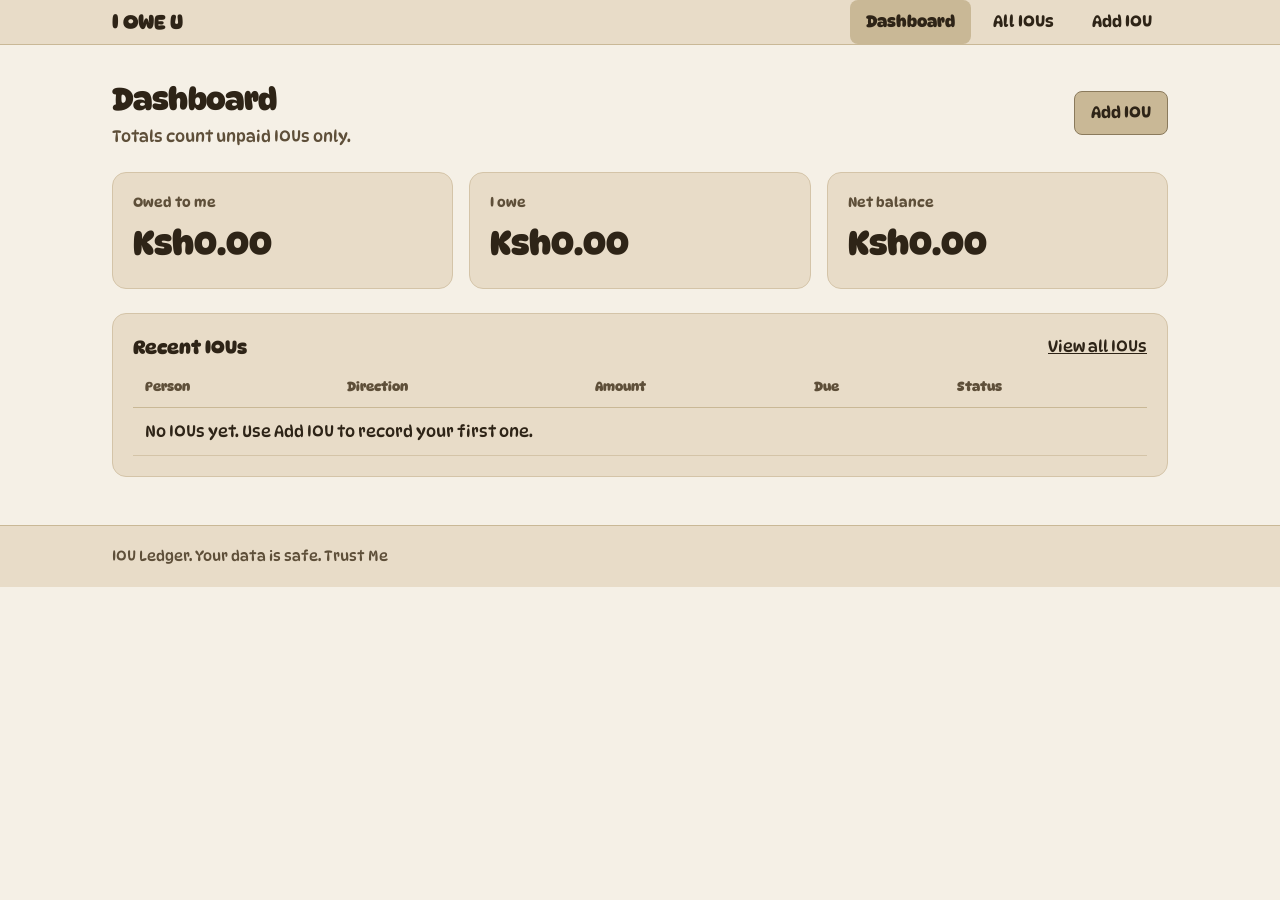
<file: index.html>
<!DOCTYPE html>
<html lang="en">
<head>
    <meta charset="UTF-8">
    <meta name="viewport" content="width=device-width, initial-scale=1.0">
    <title>IOU ledger - Dashboard</title>
     <link rel="preconnect" href="https://fonts.googleapis.com">
     <link rel="preconnect" href="https://fonts.gstatic.com" crossorigin>
     <link href="https://fonts.googleapis.com/css2?family=DynaPuff:wght@400..700&display=swap" rel="stylesheet">
     <link rel="stylesheet" href="style.css">
</head>
<body>
    <header>
        <div class = "wrap bar">
            <div class="logo">I OWE U</div>
            <nav aria-label="Main">
                <a href="index.html" aria-current="page">Dashboard</a>
                <a href="ious.html">All IOUs</a>
                <a href="add.html">Add IOU</a>
            </nav>

        </div>
    </header>

    <main>
        <div class="wrap">
            <div class="head">
            <div>
                <h1>Dashboard</h1>
                <p class="sub">Totals count unpaid IOUs only.</p>
            </div>
            <a href="add.html" class="btn primary">Add IOU</a>
             </div>

            <!-- section tells the browser that this section is for totals -->
            <!-- the ids below are how dashboard.js finds each number -->
            <section class="stats" aria-label="Totals">
                <div class="card"><p class="lbl">Owed to me</p><p class="big" id="owed-to-me">Ksh0.00</p></div>
                <div class="card"><p class="lbl">I owe</p><p class="big" id="i-owe">Ksh0.00</p></div>
                <div class="card"><p class="lbl">Net balance</p><p class="big" id="net-balance">Ksh0.00</p></div>
            </section>

            <section class="card" aria-label="Recent IOUs">
                <div class="head" style="margin-bottom: 8px;">
                    <h2>Recent IOUs</h2>
                    <a href="ious.html">View all IOUs</a>
                </div>
                <div class="tw">
                    <table>
                        <thead>
                            <tr><th>Person</th><th>Direction</th><th>Amount</th><th>Due</th><th>Status</th></tr>
                        </thead>
                        <!-- dashboard.js fills this table body -->
                        <tbody id="recent-body"></tbody>
                    </table>
                </div>
            </section>        </div>
    </main>

    <footer>
        <div class="wrap">IOU Ledger. Your data is safe. Trust Me</div>
    </footer>
    <!-- connecting the javascript -->
     <script src="storage.js"></script>
     <script src="dashboard.js"></script>
     
</body>
</html>
</file>
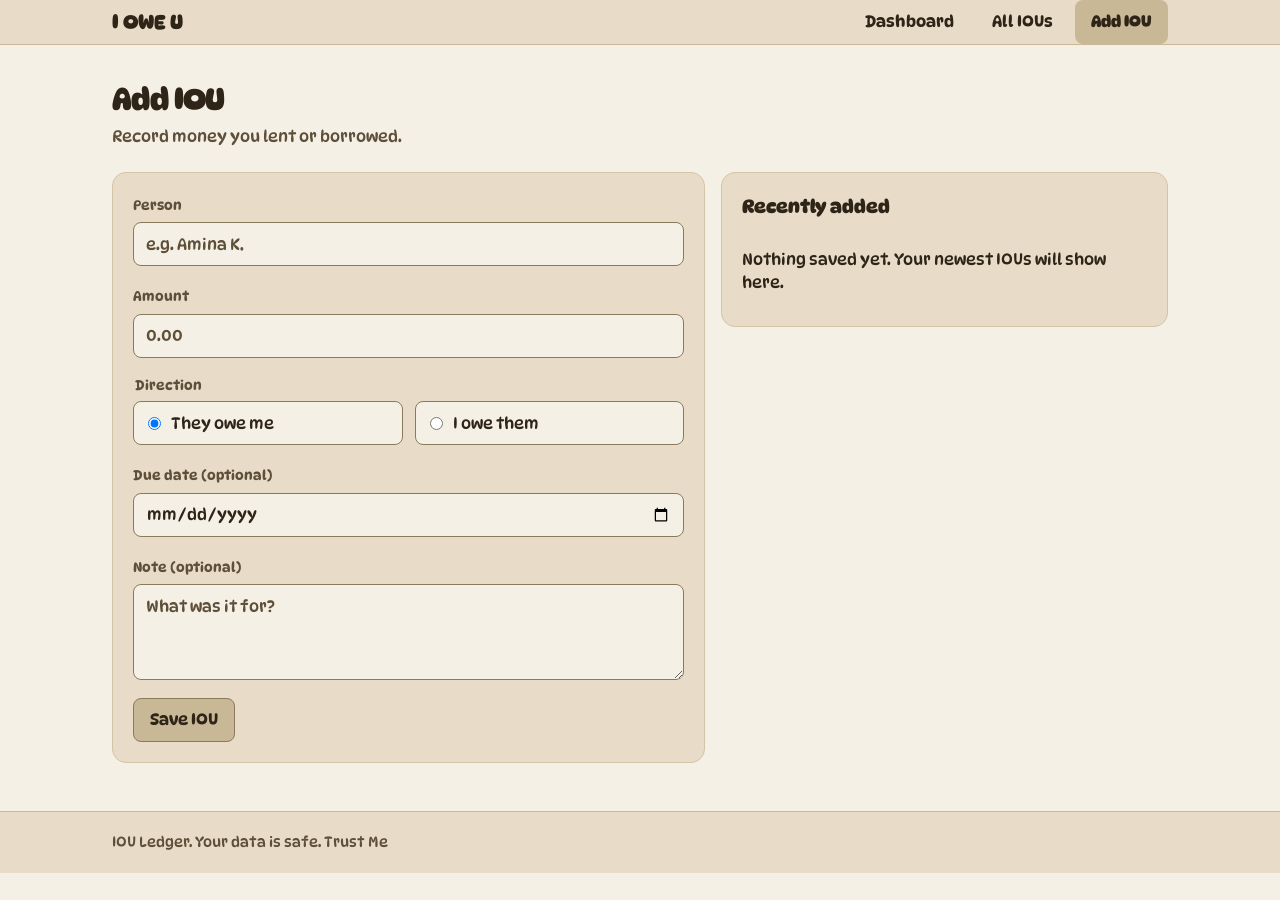
<file: add.html>
<!DOCTYPE html>
<html lang="en">
<head>
    <meta charset="UTF-8">
    <meta name="viewport" content="width=device-width, initial-scale=1.0">
    <title>IOU Ledger - Add IOU</title>
      <link rel="preconnect" href="https://fonts.googleapis.com">
      <link rel="preconnect" href="https://fonts.gstatic.com" crossorigin>
      <link href="https://fonts.googleapis.com/css2?family=DynaPuff:wght@400..700&display=swap" rel="stylesheet">
      <link rel="stylesheet" href="style.css">
</head>
<body>

    <header>
        <div class="wrap bar">
            <div class="logo">I OWE U</div>
            <nav aria-label="Main">
                <a href="index.html">Dashboard</a>
                <a href="ious.html">All IOUs</a>
                <a href="add.html" aria-current="page">Add IOU</a>
            </nav>
        </div>
    </header>

    <main>
        <div class="wrap">
            <div class="head">
                <div>
                    <h1>Add IOU</h1>
                    <p class="sub">Record money you lent or borrowed.</p>
                </div>
            </div>

            <div class="split">
                <section class="card main-col" aria-label="New IOU form">
                    <!-- JavaScript will remove "hidden" from this message after a successful save -->
                    <p class="success" id="success-message" role="status" hidden>IOU saved. It now shows on your dashboard and in All IOUs.</p>

                    <!-- novalidate: our JavaScript checks the form, not the browser's pop-ups -->
                    <form id="iou-form" novalidate>
                        <div class="field">
                            <label class="lbl" for="person">Person</label>
                            <input id="person" type="text" placeholder="e.g. Amina K.">
                            <p class="error" id="person-error" hidden></p>
                        </div>

                        <div class="field">
                            <label class="lbl" for="amount">Amount</label>
                            <input id="amount" type="number" min="0" step="0.01" placeholder="0.00">
                            <p class="error" id="amount-error" role="alert" hidden></p>
                        </div>

                        <fieldset>
                            <legend class="lbl">Direction</legend>
                            <div class="choices">
                                <label class="choice"><input type="radio" name="direction" value="in" checked> They owe me</label>
                                <label class="choice"><input type="radio" name="direction" value="out"> I owe them</label>
                            </div>
                        </fieldset>

                        <div class="field">
                            <label class="lbl" for="due">Due date (optional)</label>
                            <input id="due" type="date">
                        </div>

                        <div class="field">
                            <label class="lbl" for="note">Note (optional)</label>
                            <textarea id="note" placeholder="What was it for?"></textarea>
                        </div>

                        <p class="error" id="form-error" role="alert" hidden></p>

                        <button type="submit" class="btn primary">Save IOU</button>
                    </form>
                </section>

                <section class="card side-col" aria-label="Recently added">
                    <h2>Recently added</h2>
                    <ul class="recent" id="recent-list"></ul>
                </section>                                     
            </div>
        </div>
    </main>

<footer>
    <div class="wrap">IOU Ledger. Your data is safe. Trust Me</div>
</footer>

<script src="storage.js"></script>
<script src="add.js"></script>
    

</body>
</html>
</file>
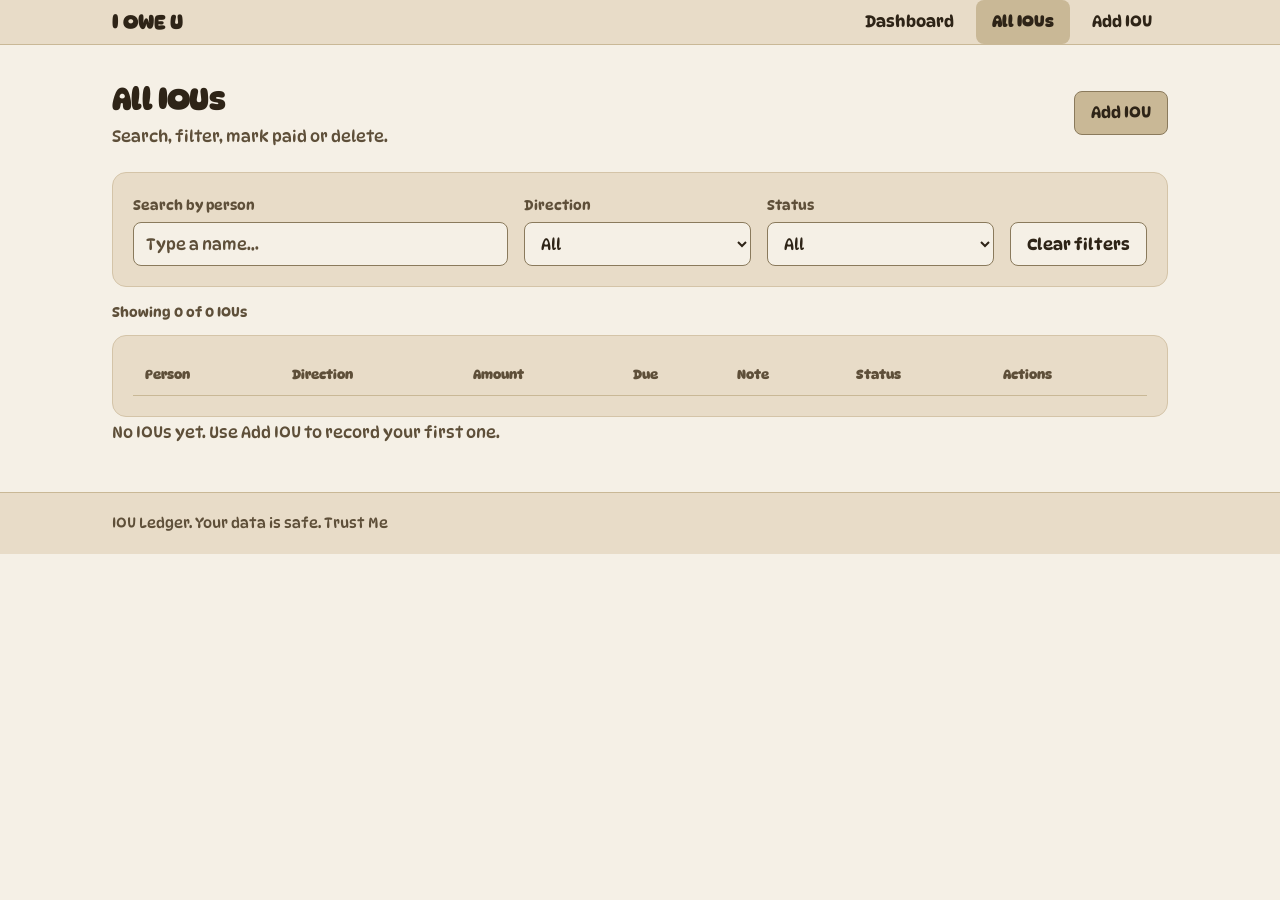
<file: ious.html>
<!DOCTYPE html>
<html lang="en">
<head>
    <meta charset="UTF-8">
    <meta name="viewport" content="width=device-width, initial-scale=1.0">
    <title>IOU Ledger - All IOUs</title>
    <link rel="preconnect" href="https://fonts.googleapis.com">
    <link rel="preconnect" href="https://fonts.gstatic.com" crossorigin>
    <link href="https://fonts.googleapis.com/css2?family=DynaPuff:wght@400..700&display=swap" rel="stylesheet">
    <link rel="stylesheet" href="style.css">
</head>
<body>
    <header>
    <div class="wrap bar">
      <div class="logo">I OWE U</div>
      <nav aria-label="Main">
        <a href="index.html">Dashboard</a>
        <a href="ious.html" aria-current="page">All IOUs</a>
        <a href="add.html">Add IOU</a>
      </nav>
    </div>
  </header>

  <main>
             <!-- everything on the page sits inside ONE .wrap so it lines up with the header -->
        <div class="wrap">
            <div class="head">
                <div>
                    <h1>All IOUs</h1>
                    <p class="sub">Search, filter, mark paid or delete.</p>
                </div>
                <a href="add.html" class="btn primary">Add IOU</a>
            </div>

            <section class="card filters" aria-label="Search and filters">
                <div class="wide">
                    <label class="lbl" for="search">Search by person</label>
                    <input id="search" type="search" placeholder="Type a name...">
                </div>

                <div>
                    <label class="lbl" for="direction">Direction</label>
                    <select id="direction">
                        <option value="all">All</option>
                        <option value="in">Owes me</option>
                        <option value="out">I owe</option>
                    </select>
                </div>

                <div>
                    <label class="lbl" for="status">Status</label>
                    <select id="status">
                        <option value="all">All</option>
                        <option value="unpaid">Unpaid</option>
                        <option value="paid">Paid</option>
                    </select>
                </div>

                <button type="button" class="btn" id="clear-filters">Clear filters</button>
            </section>

            <!-- ious.js writes "Showing X of Y IOUs" here -->
            <p class="lbl" id="result-count" style="margin-bottom: 12px;">Showing 0 of 0 IOUs</p>

            <section class="card" aria-label="IOU list">
                <div class="tw">
                    <table>
                        <thead>
                            <tr><th>Person</th><th>Direction</th><th>Amount</th><th>Due</th><th>Note</th><th>Status</th><th>Actions</th></tr>
                        </thead>
                        <!-- ious.js fills this table body -->
                        <tbody id="iou-body"></tbody>
                    </table>
                </div>
            </section>

            <!-- ious.js shows a message here when there is nothing to list -->
            <p class="sub" id="empty-message" hidden></p>
        </div>
  </main>

    <footer>
      <div class="wrap">IOU Ledger. Your data is safe. Trust Me</div>
    </footer>
<!-- javascript connection code -->
  <script src="storage.js"></script>
  <script src="ious.js"></script>
</body>
</html>
</file>
<file: style.css>
/* re-usable color codes */
:root {
  --palette-1: #f5f0e6;
  --palette-2: #e8dcc8;
  --palette-3: #d4c4a8;
  --palette-4: #c9b896;
  --palette-5: #b8a888;
  --ink: #2e2417;     /* dark text so it stays readable on beige */
  --muted: #5e4f39;   /* softer text for labels */
  --line: #8a7a5c;    /* borders on inputs and buttons */
  --danger: #8b1a12;  /* error text and delete buttons */
}

* { box-sizing: border-box; }

body {
  margin: 0;
  font-family: "DynaPuff", system-ui, sans-serif;
  background: var(--palette-1);
  color: var(--ink);
  line-height: 1.45;
}

/* some rules */
a { color: var(--ink); }
/* Shows a visible outline around the item */
:focus-visible { outline: 3px solid var(--ink); outline-offset: 2px; }
[hidden] { display: none !important; }

.wrap { max-width: 1120px; margin: 0 auto; padding: 0 24px; }

/* ---------- Header, navigation, footer ---------- */
header { background: var(--palette-2); border-bottom: 1px solid var(--palette-4); }
footer { background: var(--palette-2); border-top: 1px solid var(--palette-4); padding: 20px 0; color: var(--muted); font-size: 0.9rem; }

.bar { display: flex; flex-wrap: wrap; align-items: center; justify-content: space-between; gap: 12px; padding: 14px 0; }
.logo { display: flex; align-items: center; gap: 10px; font-weight: 700; font-size: 1.25rem; }
.mark { width: 30px; height: 30px; border-radius: 8px; background: var(--ink); color: var(--palette-1); display: flex; align-items: center; justify-content: center; font-size: 0.8rem; }

nav { display: flex; flex-wrap: wrap; gap: 6px; }
nav a { display: flex; align-items: center; min-height: 44px; padding: 0 16px; border-radius: 8px; text-decoration: none; font-weight: 500; }
nav a:hover { background: var(--palette-3); }
nav a[aria-current="page"] { background: var(--palette-4); font-weight: 700; }

/* ---------- Page layout ------ */
main { padding: 32px 0 48px; }
h1 { margin: 0; font-size: 1.9rem; letter-spacing: -0.02em; }
h2 { margin: 0; font-size: 1.15rem; }
.sub { margin: 4px 0 0; color: var(--muted); }
.lbl { margin: 0; font-size: 0.85rem; font-weight: 500; color: var(--muted); }

.head { display: flex; flex-wrap: wrap; align-items: center; justify-content: space-between; gap: 12px; margin-bottom: 24px; }
.card { background: var(--palette-2); border: 1px solid var(--palette-3); border-radius: 14px; padding: 20px; }
.stats { display: grid; gap: 16px; grid-template-columns: repeat(auto-fit, minmax(240px, 1fr)); margin-bottom: 24px; }
.big { margin: 6px 0 0; font-size: 2.1rem; font-weight: 700; }

/* ---------- Buttons and pills ---------- */
.btn { display: inline-flex; align-items: center; justify-content: center; min-height: 44px; padding: 0 16px; border-radius: 8px; border: 1px solid var(--line); background: var(--palette-1); color: var(--ink); font: inherit; font-weight: 500; text-decoration: none; cursor: pointer; }
.btn:hover { background: var(--palette-3); }
.btn.primary { background: var(--palette-4); }
.btn.primary:hover { background: var(--palette-5); }
.btn.danger { color: var(--danger); }

.pill { display: inline-block; padding: 3px 10px; border-radius: 99px; font-size: 0.8rem; font-weight: 700; }
.pill.in { background: var(--palette-4); }                         /* they owe me */
.pill.out { background: var(--ink); color: var(--palette-1); }     /* I owe them */
.pill.paid { background: var(--palette-3); color: var(--muted); }
.pill.unpaid { border: 1px solid var(--line); }

/* ---------- Tables ---------- */
.tw { overflow-x: auto; }
table { width: 100%; border-collapse: collapse; }
th { text-align: left; font-size: 0.8rem; color: var(--muted); padding: 10px 12px; border-bottom: 1px solid var(--palette-4); white-space: nowrap; }
td { padding: 12px; border-bottom: 1px solid var(--palette-3); white-space: nowrap; }
tr.done td { color: var(--muted); }
tr.done .amount { text-decoration: line-through; }

/* ---------- Filters and forms ---------- */
.filters { display: flex; flex-wrap: wrap; gap: 16px; align-items: flex-end; margin-bottom: 16px; }
.filters > div { flex: 1 1 160px; }
.filters > div.wide { flex: 2 1 240px; }

.field { margin-bottom: 18px; }
input, select, textarea { display: block; width: 100%; min-height: 44px; margin-top: 6px; padding: 0 12px; border: 1px solid var(--line); border-radius: 8px; background: var(--palette-1); color: var(--ink); font: inherit; }
textarea { padding: 10px 12px; min-height: 96px; resize: vertical; }
input::placeholder, textarea::placeholder { color: var(--muted); }

fieldset { border: 0; margin: 0 0 18px; padding: 0; }
.choices { display: flex; flex-wrap: wrap; gap: 12px; margin-top: 6px; }
.choice { display: flex; align-items: center; gap: 10px; flex: 1 1 160px; min-height: 44px; padding: 0 14px; border: 1px solid var(--line); border-radius: 8px; background: var(--palette-1); }
.choice input { width: auto; min-height: 0; margin: 0; }

.error { margin: 6px 0 0; color: var(--danger); font-size: 0.9rem; font-weight: 500; }
.success { margin: 0 0 20px; padding: 12px 14px; border-radius: 8px; background: var(--palette-4); font-weight: 500; }

.split { display: flex; flex-wrap: wrap; gap: 16px; align-items: flex-start; }
.split .main-col { flex: 1.4 1 360px; }
.split .side-col { flex: 1 1 280px; }
.recent { list-style: none; margin: 16px 0 0; padding: 0; }
.recent li { display: flex; flex-wrap: wrap; justify-content: space-between; gap: 8px; padding: 12px 0; border-bottom: 1px solid var(--palette-3); }
.recent li:last-child { border-bottom: 0; }

/* ---------- Responsive: mobile, tablet, desktop ---------- */
@media (max-width: 600px) {
  .wrap { padding: 0 16px; }
  h1 { font-size: 1.5rem; }
  .big { font-size: 1.7rem; }
  nav { width: 100%; }
  nav a { flex: 1 1 auto; justify-content: center; padding: 0 10px; }
  .head .btn { width: 100%; }
}

@media (min-width: 601px) and (max-width: 1024px) {
  .wrap { padding: 0 24px; }
  .stats { grid-template-columns: repeat(2, 1fr); }
}

@media (min-width: 1025px) {
  .wrap { padding: 0 32px; }
  .stats { grid-template-columns: repeat(3, 1fr); }
}
</file>
